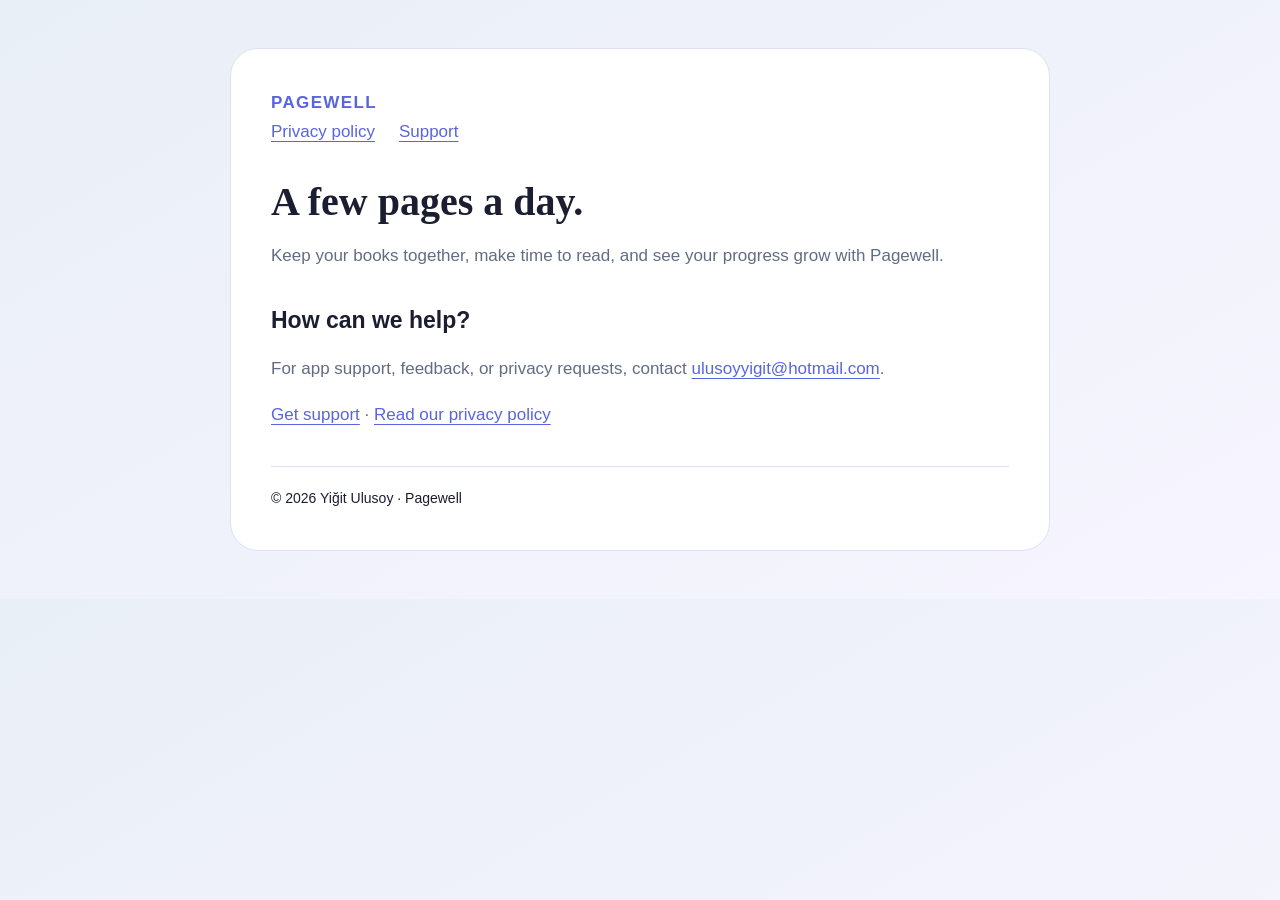
<file: index.html>
<!doctype html>
<html lang="en"><head><meta charset="utf-8"><meta name="viewport" content="width=device-width,initial-scale=1"><title>Pagewell — Reading support</title><meta name="description" content="Support and privacy information for Pagewell, the reading tracker."><link rel="stylesheet" href="styles.css"></head>
<body><main><div class="brand">PAGEWELL</div><nav><a href="privacy/">Privacy policy</a><a href="support/">Support</a></nav>
<h1>A few pages a day.</h1><p>Keep your books together, make time to read, and see your progress grow with Pagewell.</p><h2>How can we help?</h2><p>For app support, feedback, or privacy requests, contact <a href="mailto:ulusoyyigit@hotmail.com">ulusoyyigit@hotmail.com</a>.</p><p><a href="support/">Get support</a> · <a href="privacy/">Read our privacy policy</a></p><footer>© 2026 Yiğit Ulusoy · Pagewell</footer></main></body></html>
</file>
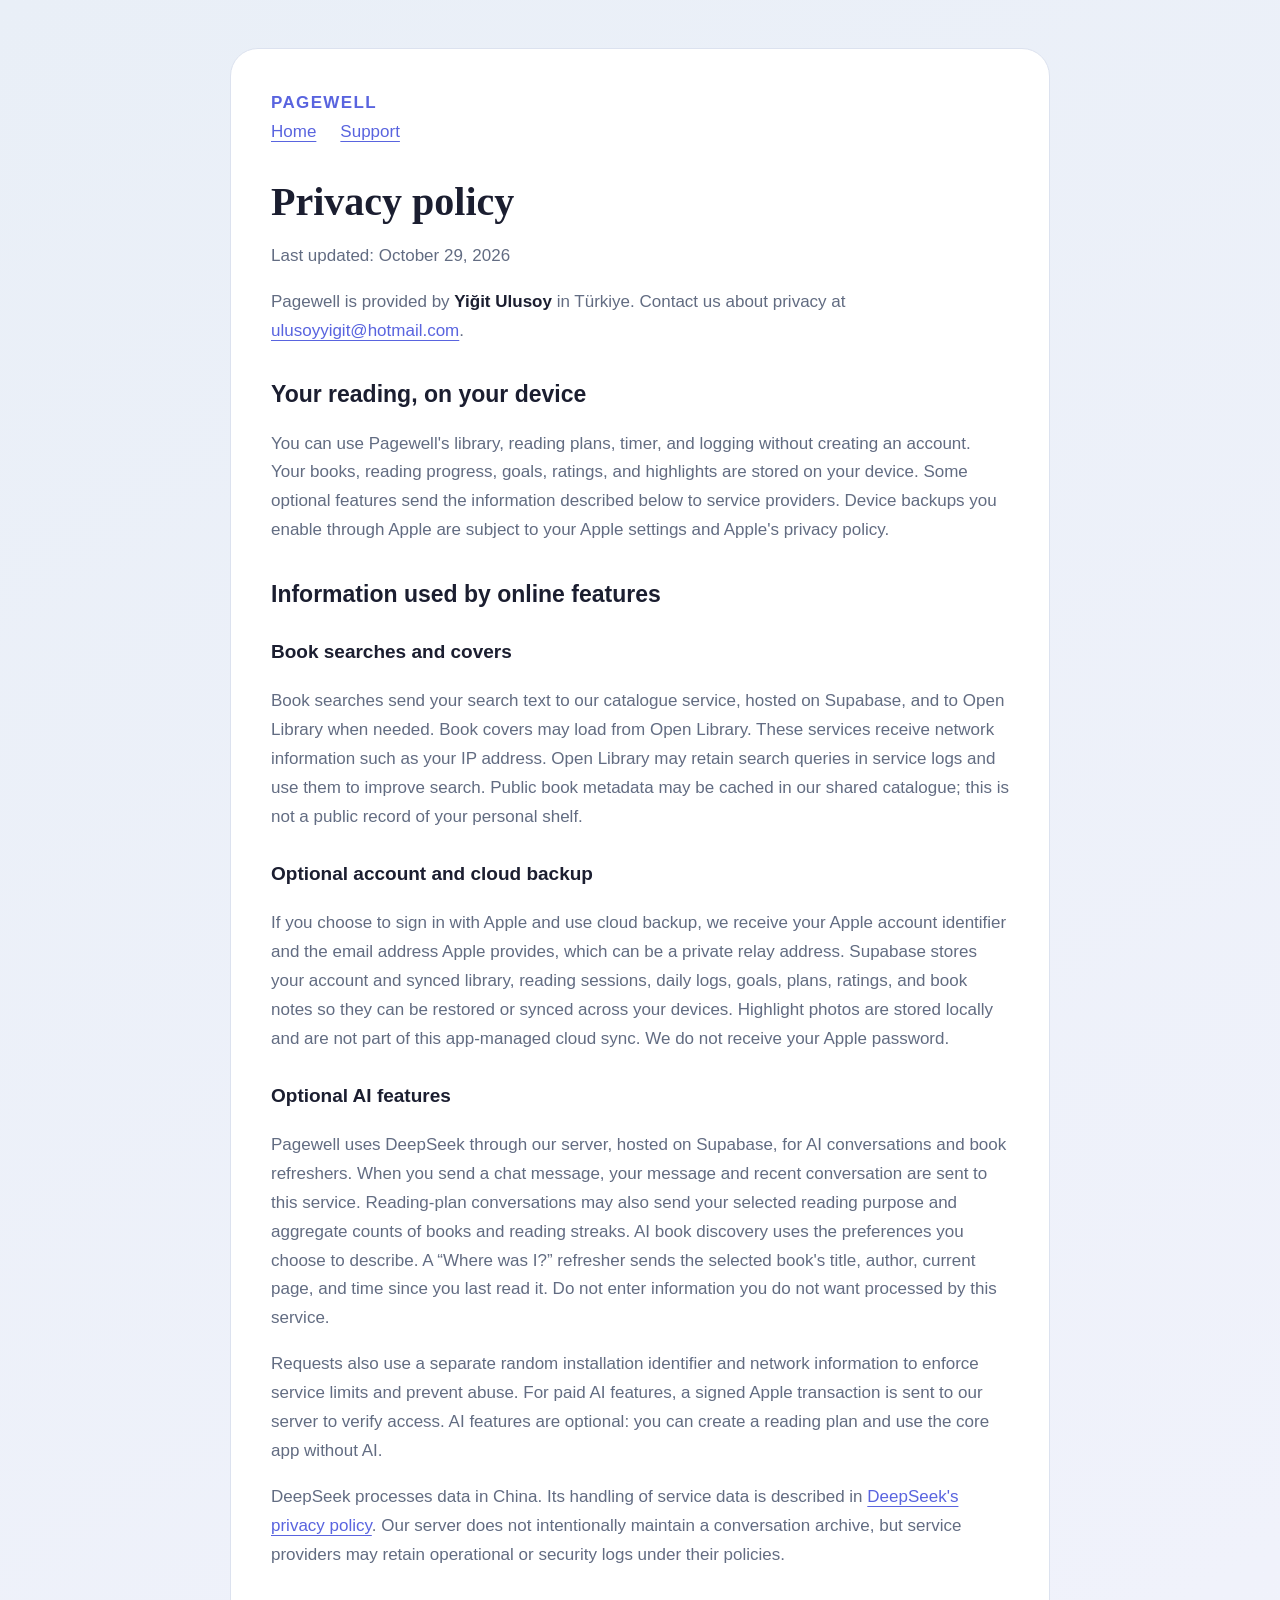
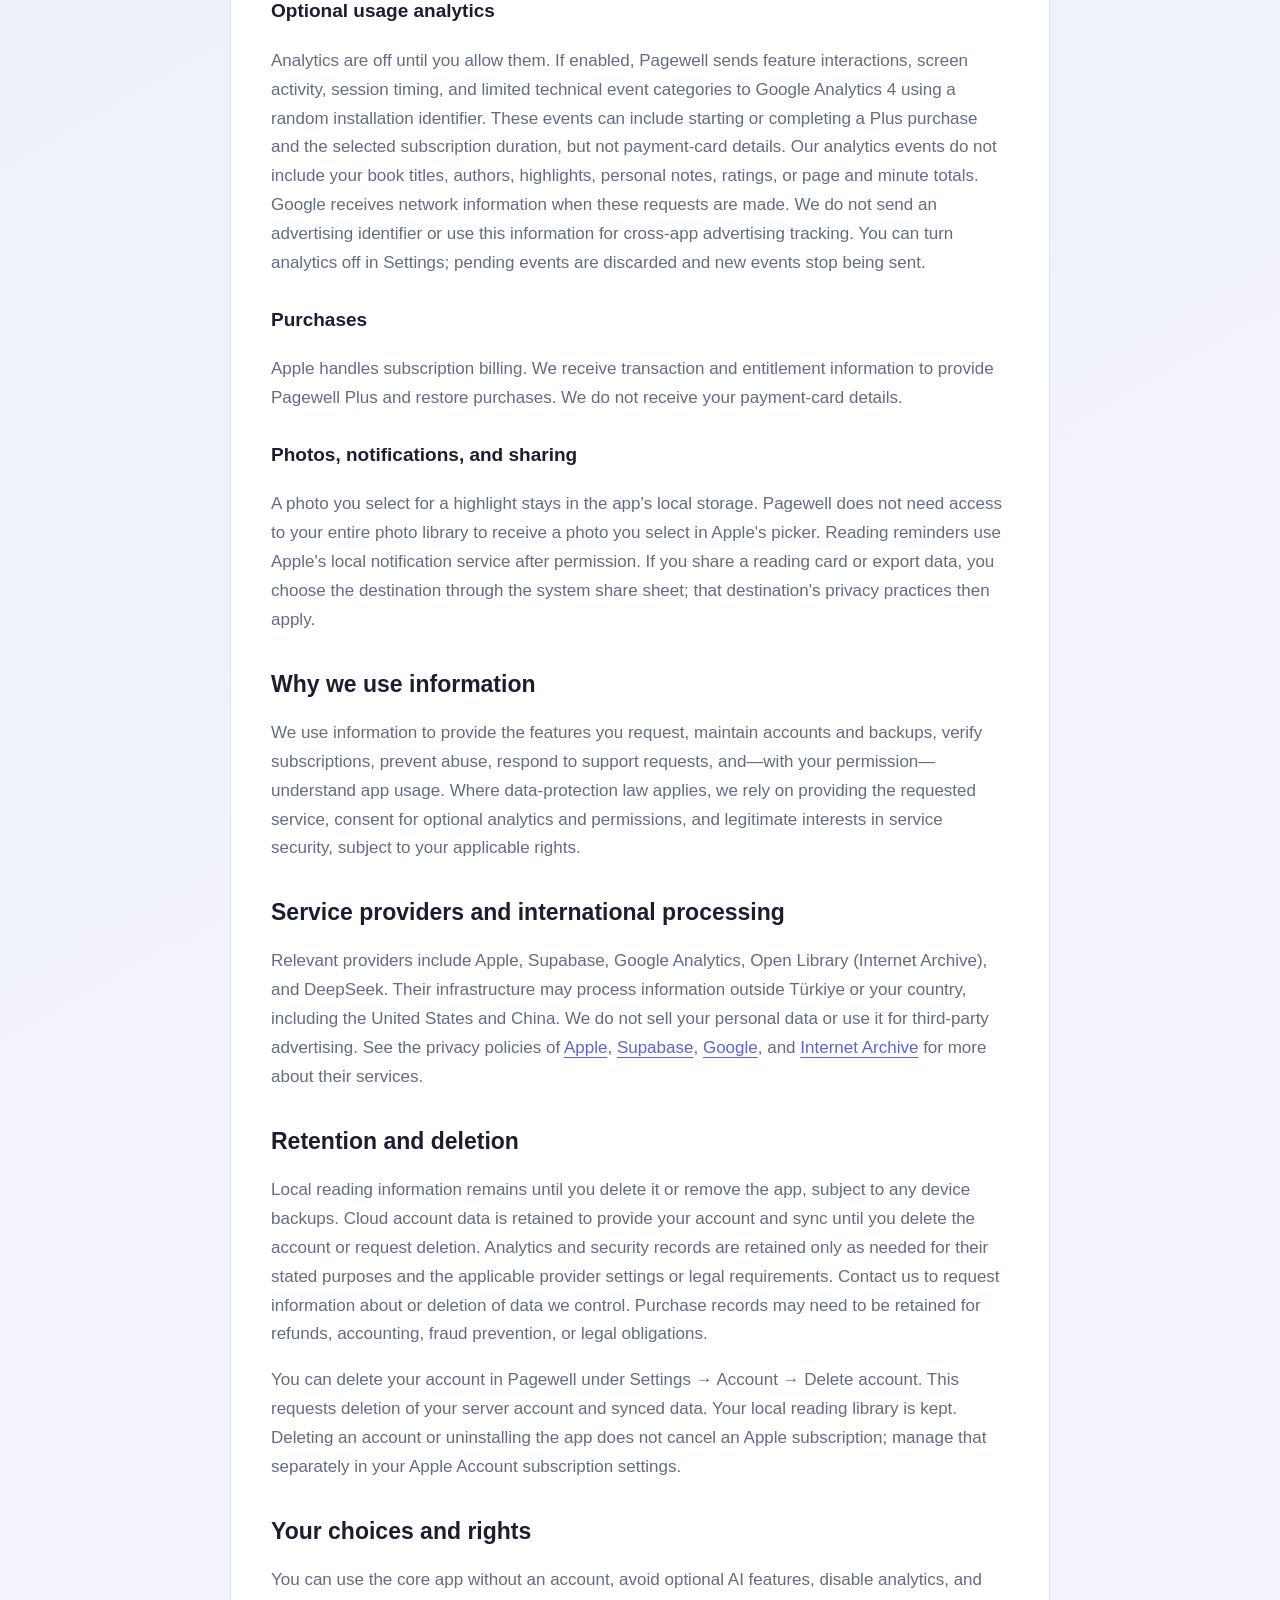
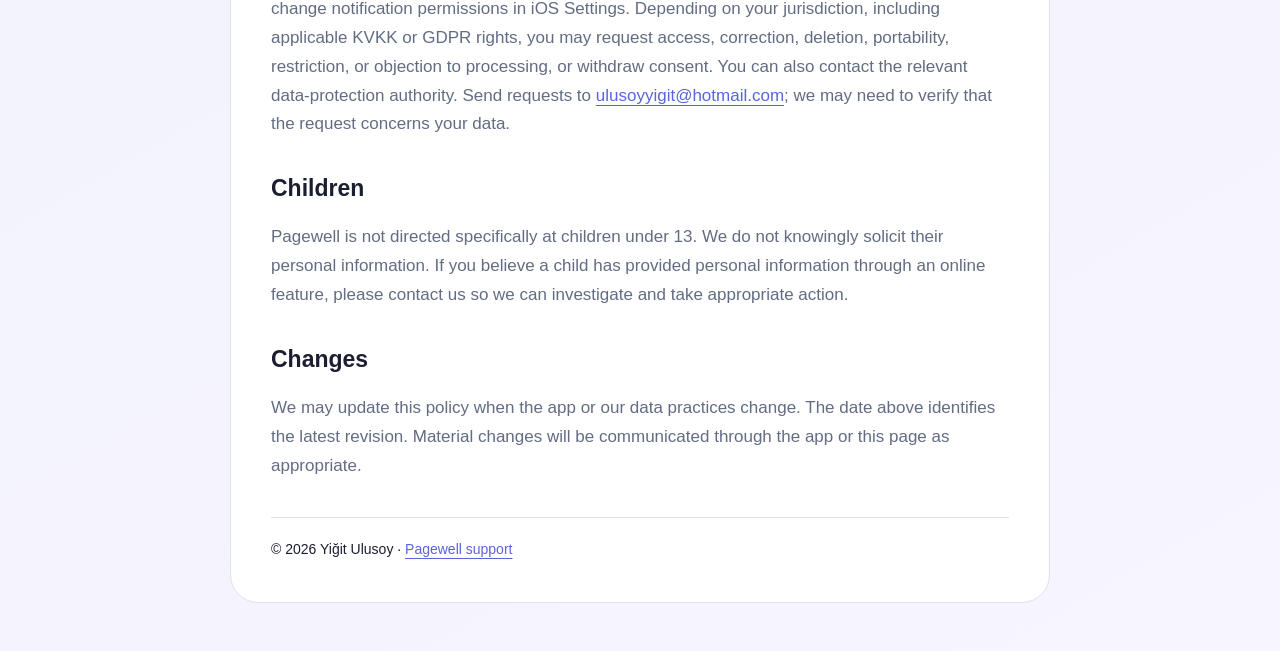
<file: privacy/index.html>
<!doctype html>
<html lang="en"><head><meta charset="utf-8"><meta name="viewport" content="width=device-width,initial-scale=1"><title>Pagewell Privacy Policy</title><meta name="description" content="How Pagewell handles reading data, optional cloud sync, analytics, purchases, and AI features."><link rel="stylesheet" href="../styles.css"></head>
<body><main><div class="brand">PAGEWELL</div><nav><a href="../">Home</a><a href="../support/">Support</a></nav>
<h1>Privacy policy</h1><p>Last updated: October 29, 2026</p>
<p>Pagewell is provided by <strong>Yiğit Ulusoy</strong> in Türkiye. Contact us about privacy at <a href="mailto:ulusoyyigit@hotmail.com">ulusoyyigit@hotmail.com</a>.</p>
<h2>Your reading, on your device</h2><p>You can use Pagewell's library, reading plans, timer, and logging without creating an account. Your books, reading progress, goals, ratings, and highlights are stored on your device. Some optional features send the information described below to service providers. Device backups you enable through Apple are subject to your Apple settings and Apple's privacy policy.</p>
<h2>Information used by online features</h2>
<h3>Book searches and covers</h3><p>Book searches send your search text to our catalogue service, hosted on Supabase, and to Open Library when needed. Book covers may load from Open Library. These services receive network information such as your IP address. Open Library may retain search queries in service logs and use them to improve search. Public book metadata may be cached in our shared catalogue; this is not a public record of your personal shelf.</p>
<h3>Optional account and cloud backup</h3><p>If you choose to sign in with Apple and use cloud backup, we receive your Apple account identifier and the email address Apple provides, which can be a private relay address. Supabase stores your account and synced library, reading sessions, daily logs, goals, plans, ratings, and book notes so they can be restored or synced across your devices. Highlight photos are stored locally and are not part of this app-managed cloud sync. We do not receive your Apple password.</p>
<h3>Optional AI features</h3><p>Pagewell uses DeepSeek through our server, hosted on Supabase, for AI conversations and book refreshers. When you send a chat message, your message and recent conversation are sent to this service. Reading-plan conversations may also send your selected reading purpose and aggregate counts of books and reading streaks. AI book discovery uses the preferences you choose to describe. A “Where was I?” refresher sends the selected book's title, author, current page, and time since you last read it. Do not enter information you do not want processed by this service.</p><p>Requests also use a separate random installation identifier and network information to enforce service limits and prevent abuse. For paid AI features, a signed Apple transaction is sent to our server to verify access. AI features are optional: you can create a reading plan and use the core app without AI.</p><p>DeepSeek processes data in China. Its handling of service data is described in <a href="https://cdn.deepseek.com/policies/en-US/deepseek-privacy-policy.html">DeepSeek's privacy policy</a>. Our server does not intentionally maintain a conversation archive, but service providers may retain operational or security logs under their policies.</p>
<h3>Optional usage analytics</h3><p>Analytics are off until you allow them. If enabled, Pagewell sends feature interactions, screen activity, session timing, and limited technical event categories to Google Analytics 4 using a random installation identifier. These events can include starting or completing a Plus purchase and the selected subscription duration, but not payment-card details. Our analytics events do not include your book titles, authors, highlights, personal notes, ratings, or page and minute totals. Google receives network information when these requests are made. We do not send an advertising identifier or use this information for cross-app advertising tracking. You can turn analytics off in Settings; pending events are discarded and new events stop being sent.</p>
<h3>Purchases</h3><p>Apple handles subscription billing. We receive transaction and entitlement information to provide Pagewell Plus and restore purchases. We do not receive your payment-card details.</p>
<h3>Photos, notifications, and sharing</h3><p>A photo you select for a highlight stays in the app's local storage. Pagewell does not need access to your entire photo library to receive a photo you select in Apple's picker. Reading reminders use Apple's local notification service after permission. If you share a reading card or export data, you choose the destination through the system share sheet; that destination's privacy practices then apply.</p>
<h2>Why we use information</h2><p>We use information to provide the features you request, maintain accounts and backups, verify subscriptions, prevent abuse, respond to support requests, and—with your permission—understand app usage. Where data-protection law applies, we rely on providing the requested service, consent for optional analytics and permissions, and legitimate interests in service security, subject to your applicable rights.</p>
<h2>Service providers and international processing</h2><p>Relevant providers include Apple, Supabase, Google Analytics, Open Library (Internet Archive), and DeepSeek. Their infrastructure may process information outside Türkiye or your country, including the United States and China. We do not sell your personal data or use it for third-party advertising. See the privacy policies of <a href="https://www.apple.com/legal/privacy/">Apple</a>, <a href="https://supabase.com/privacy">Supabase</a>, <a href="https://policies.google.com/privacy">Google</a>, and <a href="https://archive.org/about/terms.php">Internet Archive</a> for more about their services.</p>
<h2>Retention and deletion</h2><p>Local reading information remains until you delete it or remove the app, subject to any device backups. Cloud account data is retained to provide your account and sync until you delete the account or request deletion. Analytics and security records are retained only as needed for their stated purposes and the applicable provider settings or legal requirements. Contact us to request information about or deletion of data we control. Purchase records may need to be retained for refunds, accounting, fraud prevention, or legal obligations.</p><p>You can delete your account in Pagewell under Settings → Account → Delete account. This requests deletion of your server account and synced data. Your local reading library is kept. Deleting an account or uninstalling the app does not cancel an Apple subscription; manage that separately in your Apple Account subscription settings.</p>
<h2>Your choices and rights</h2><p>You can use the core app without an account, avoid optional AI features, disable analytics, and change notification permissions in iOS Settings. Depending on your jurisdiction, including applicable KVKK or GDPR rights, you may request access, correction, deletion, portability, restriction, or objection to processing, or withdraw consent. You can also contact the relevant data-protection authority. Send requests to <a href="mailto:ulusoyyigit@hotmail.com">ulusoyyigit@hotmail.com</a>; we may need to verify that the request concerns your data.</p>
<h2>Children</h2><p>Pagewell is not directed specifically at children under 13. We do not knowingly solicit their personal information. If you believe a child has provided personal information through an online feature, please contact us so we can investigate and take appropriate action.</p>
<h2>Changes</h2><p>We may update this policy when the app or our data practices change. The date above identifies the latest revision. Material changes will be communicated through the app or this page as appropriate.</p>
<footer>© 2026 Yiğit Ulusoy · <a href="../support/">Pagewell support</a></footer></main></body></html>
</file>
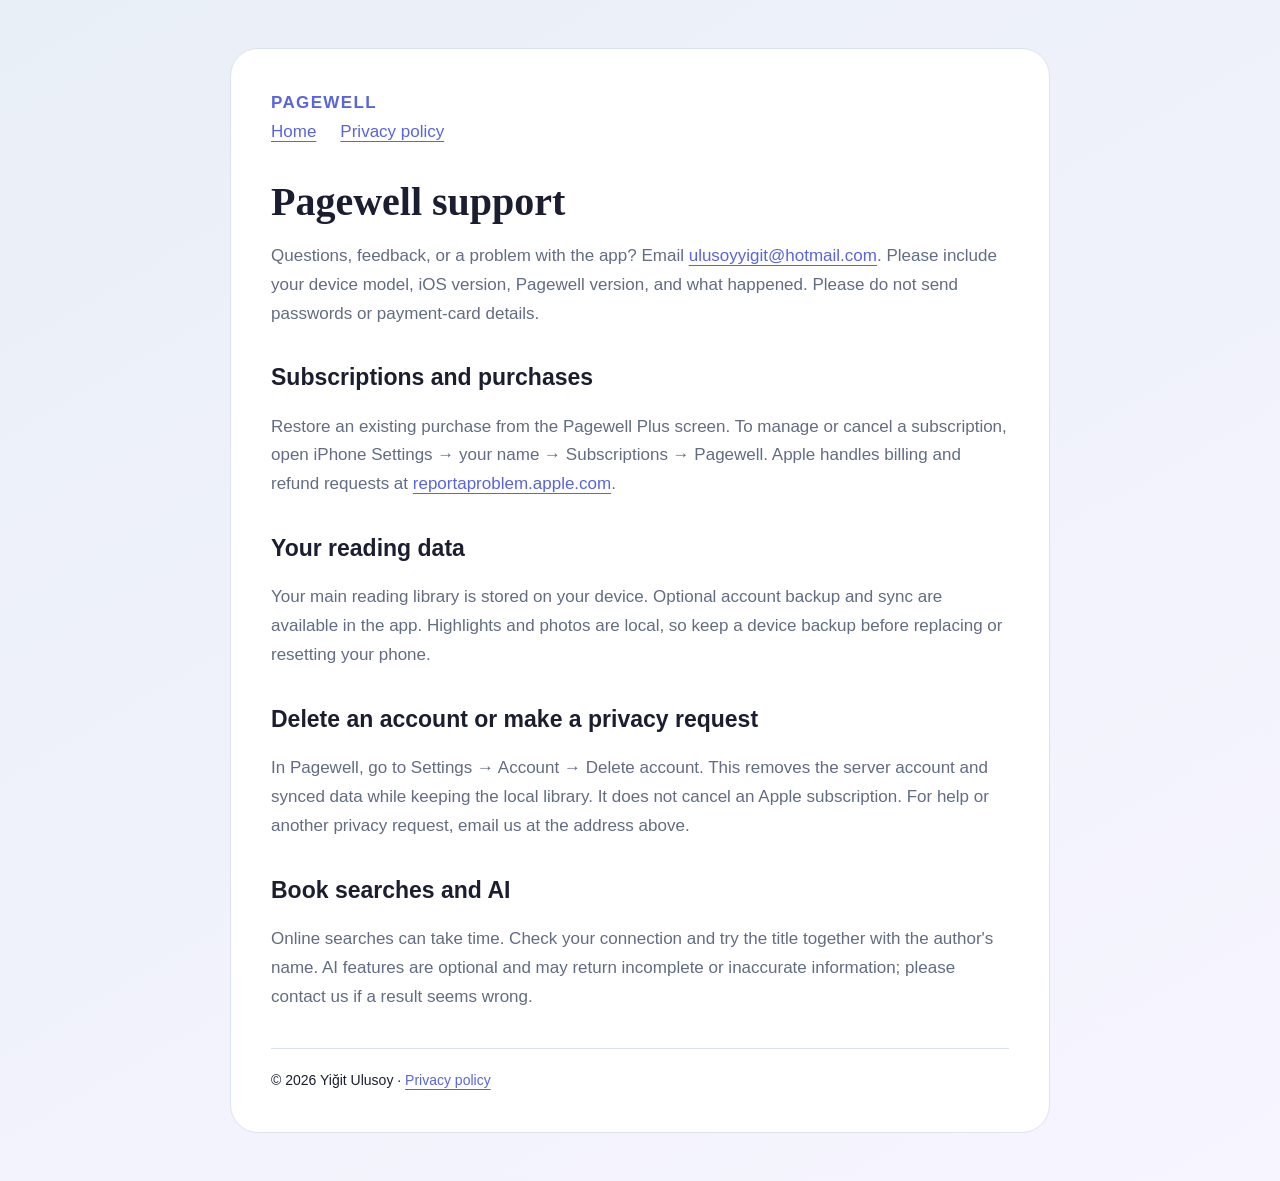
<file: support/index.html>
<!doctype html>
<html lang="en"><head><meta charset="utf-8"><meta name="viewport" content="width=device-width,initial-scale=1"><title>Pagewell Support</title><meta name="description" content="Get help with Pagewell, subscriptions, reading data, and account deletion."><link rel="stylesheet" href="../styles.css"></head>
<body><main><div class="brand">PAGEWELL</div><nav><a href="../">Home</a><a href="../privacy/">Privacy policy</a></nav><h1>Pagewell support</h1><p>Questions, feedback, or a problem with the app? Email <a href="mailto:ulusoyyigit@hotmail.com">ulusoyyigit@hotmail.com</a>. Please include your device model, iOS version, Pagewell version, and what happened. Please do not send passwords or payment-card details.</p>
<h2>Subscriptions and purchases</h2><p>Restore an existing purchase from the Pagewell Plus screen. To manage or cancel a subscription, open iPhone Settings → your name → Subscriptions → Pagewell. Apple handles billing and refund requests at <a href="https://reportaproblem.apple.com/">reportaproblem.apple.com</a>.</p>
<h2>Your reading data</h2><p>Your main reading library is stored on your device. Optional account backup and sync are available in the app. Highlights and photos are local, so keep a device backup before replacing or resetting your phone.</p>
<h2>Delete an account or make a privacy request</h2><p>In Pagewell, go to Settings → Account → Delete account. This removes the server account and synced data while keeping the local library. It does not cancel an Apple subscription. For help or another privacy request, email us at the address above.</p>
<h2>Book searches and AI</h2><p>Online searches can take time. Check your connection and try the title together with the author's name. AI features are optional and may return incomplete or inaccurate information; please contact us if a result seems wrong.</p><footer>© 2026 Yiğit Ulusoy · <a href="../privacy/">Privacy policy</a></footer></main></body></html>
</file>
<file: styles.css>
:root{color-scheme:light;--ink:#1b1e30;--muted:#626c82;--accent:#5964df;--paper:#fff;--line:#dce2ef}
*{box-sizing:border-box}body{margin:0;background:linear-gradient(150deg,#e9eff7,#f7f5ff);color:var(--ink);font:17px/1.7 -apple-system,BlinkMacSystemFont,"Segoe UI",sans-serif}main{max-width:820px;margin:48px auto;padding:40px;background:var(--paper);border:1px solid var(--line);border-radius:28px}nav{display:flex;gap:24px;flex-wrap:wrap}a{color:var(--accent);text-underline-offset:4px}h1{font-family:Georgia,serif;font-size:40px;line-height:1.15;margin:32px 0 16px}h2{font-size:23px;line-height:1.35;margin-top:34px}h3{font-size:19px;margin-top:26px}p,li{color:var(--muted)}strong{color:var(--ink)}footer{border-top:1px solid var(--line);margin-top:36px;padding-top:20px;font-size:14px}.brand{font-weight:700;letter-spacing:.08em;color:var(--accent)}@media(max-width:600px){main{margin:16px;padding:24px;border-radius:20px}h1{font-size:32px}}
</file>
